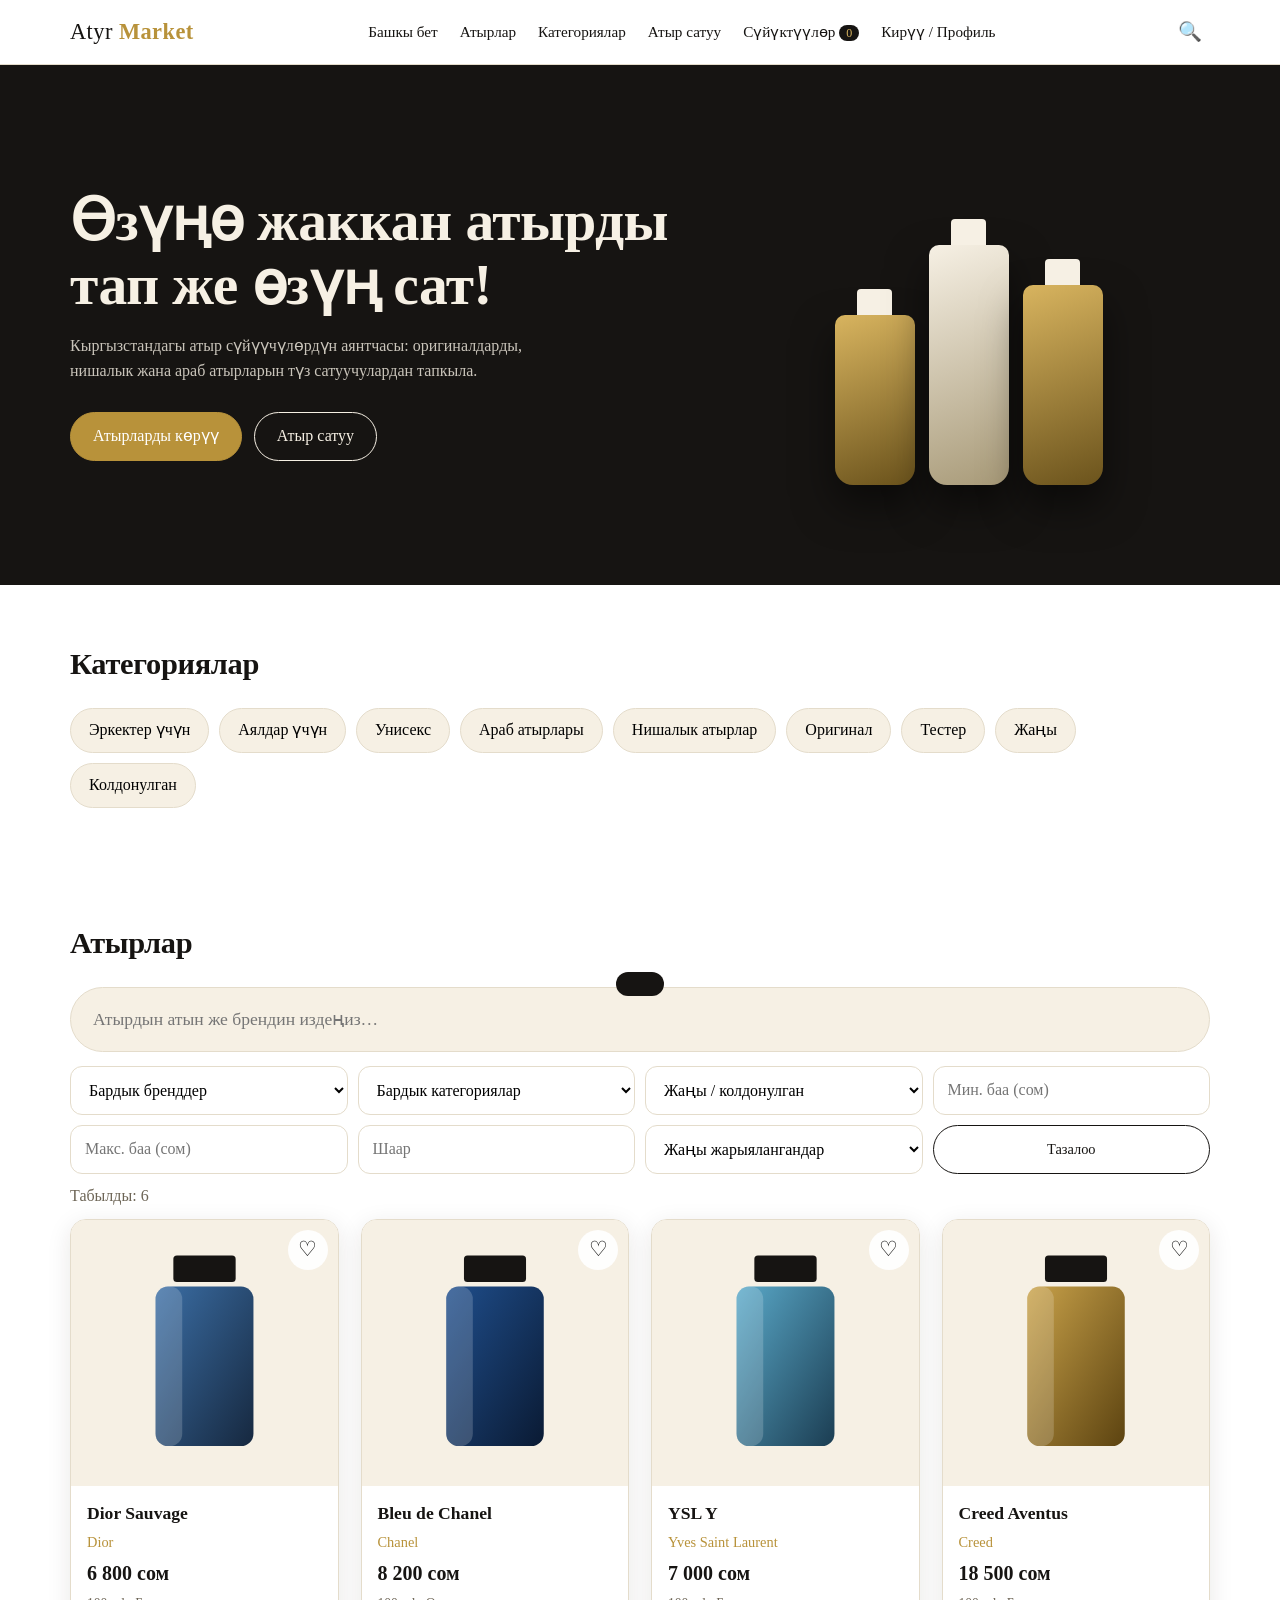
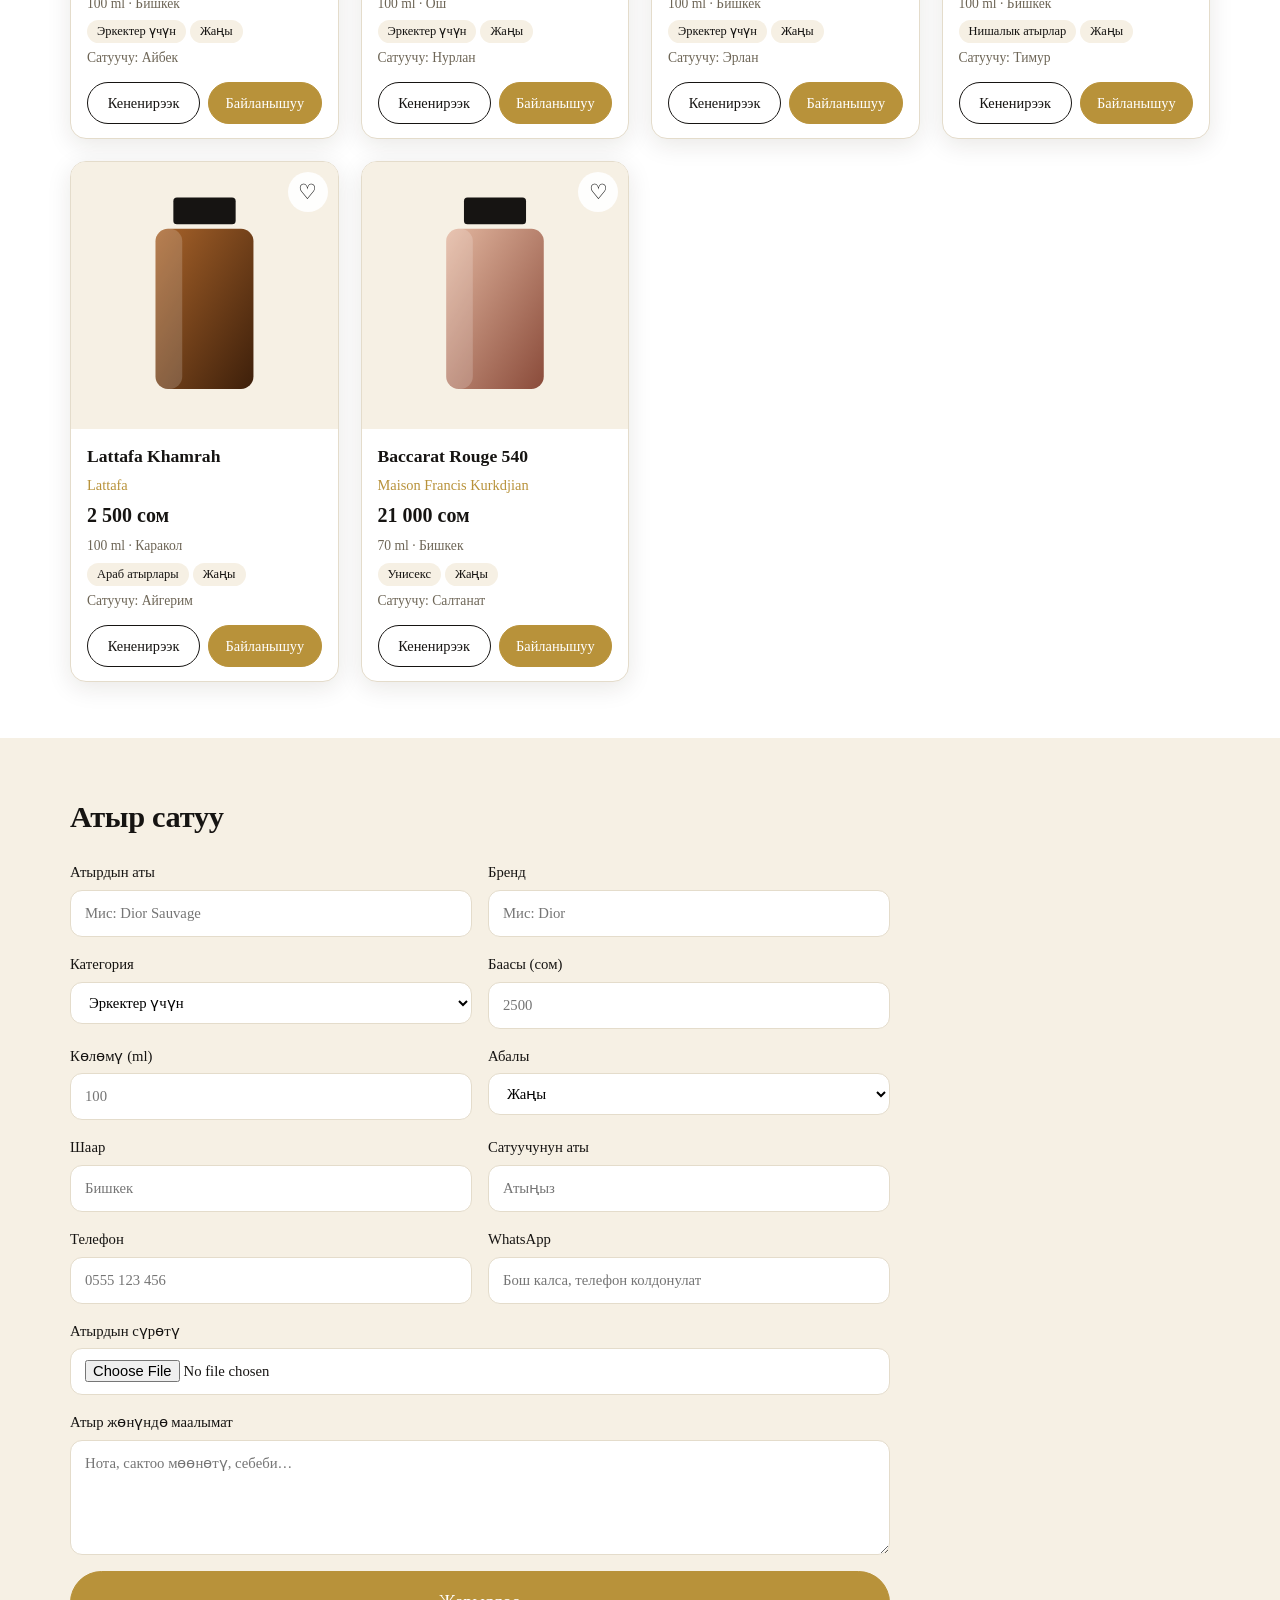
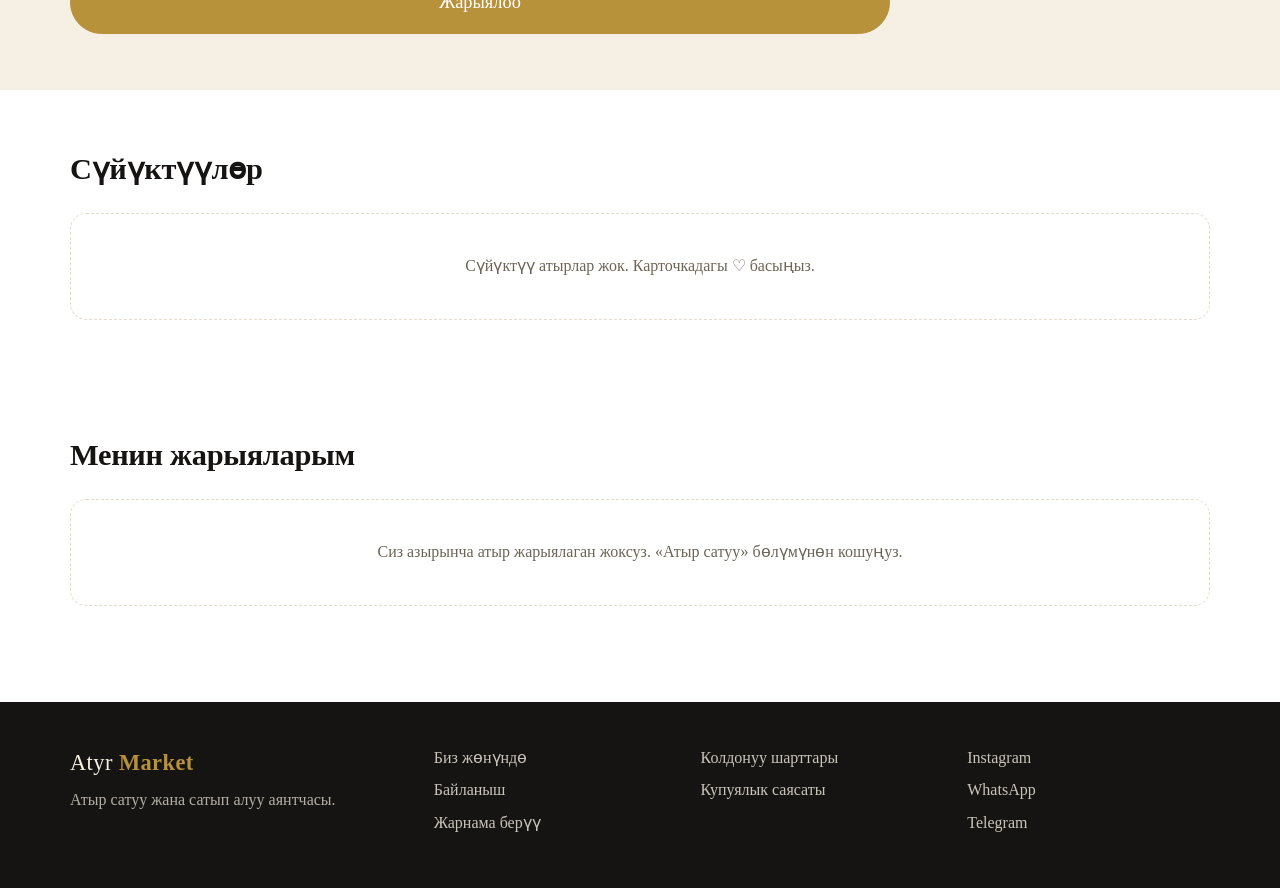
<file: files/index.html>
<!DOCTYPE html>
<html lang="ky">
<head>
<meta charset="utf-8">
<meta name="viewport" content="width=device-width,initial-scale=1">
<title>Atyr Market — атыр маркетплейси</title>
<link rel="stylesheet" href="style.css">
</head>
<body>

<!-- HEADER -->
<header class="hdr">
  <div class="wrap nav">
    <a href="#home" class="logo">Atyr <b>Market</b></a>
    <nav id="menu">
      <a href="#home">Башкы бет</a>
      <a href="#catalog">Атырлар</a>
      <a href="#categories">Категориялар</a>
      <a href="#sell">Атыр сатуу</a>
      <a href="#favorites">Сүйүктүүлөр <span id="favCount" class="badge">0</span></a>
      <a href="#mine">Кирүү / Профиль</a>
    </nav>
    <div class="acts">
      <button id="searchBtn" aria-label="Издөө">🔍</button>
      <button id="burger" aria-label="Меню">☰</button>
    </div>
  </div>
</header>

<!-- HERO -->
<section id="home" class="hero">
  <div class="wrap hero-in">
    <div>
      <h1>Өзүңө жаккан атырды тап же өзүң сат!</h1>
      <p>Кыргызстандагы атыр сүйүүчүлөрдүн аянтчасы: оригиналдарды, нишалык жана араб атырларын түз сатуучулардан тапкыла.</p>
      <div class="btns">
        <a href="#catalog" class="btn gold">Атырларды көрүү</a>
        <a href="#sell" class="btn ghost">Атыр сатуу</a>
      </div>
    </div>
    <div class="bottles" aria-hidden="true"><i></i><i></i><i></i></div>
  </div>
</section>

<!-- КАТЕГОРИЯЛАР -->
<section id="categories" class="wrap sec">
  <h2>Категориялар</h2>
  <div id="chips" class="chips"></div>
</section>

<!-- КАТАЛОГ -->
<section id="catalog" class="wrap sec">
  <h2>Атырлар</h2>
  <input id="q" class="search" type="search" placeholder="Атырдын атын же брендин издеңиз…">
  <div class="filters">
    <select id="fBrand"></select>
    <select id="fCat"></select>
    <select id="fCond"><option value="">Жаңы / колдонулган</option><option>Жаңы</option><option>Колдонулган</option></select>
    <input id="fMin" type="number" min="0" placeholder="Мин. баа (сом)">
    <input id="fMax" type="number" min="0" placeholder="Макс. баа (сом)">
    <input id="fCity" type="text" placeholder="Шаар">
    <select id="sort">
      <option value="new">Жаңы жарыялангандар</option>
      <option value="asc">Арзан → кымбат</option>
      <option value="desc">Кымбат → арзан</option>
      <option value="pop">Популярдуу</option>
    </select>
    <button id="reset" class="btn ghost sm">Тазалоо</button>
  </div>
  <p id="count" class="muted"></p>
  <div id="grid" class="grid"></div>
</section>

<!-- САТУУ ФОРМАСЫ -->
<section id="sell" class="sell">
  <div class="wrap sec">
    <h2 id="formTitle">Атыр сатуу</h2>
    <form id="form" novalidate>
      <input type="hidden" id="pid">
      <label>Атырдын аты<input id="name" placeholder="Мис: Dior Sauvage"></label>
      <label>Бренд<input id="brand" placeholder="Мис: Dior"></label>
      <label>Категория<select id="cat"></select></label>
      <label>Баасы (сом)<input id="price" type="number" min="1" placeholder="2500"></label>
      <label>Көлөмү (ml)<input id="size" type="number" min="1" placeholder="100"></label>
      <label>Абалы<select id="cond"><option>Жаңы</option><option>Колдонулган</option></select></label>
      <label>Шаар<input id="city" placeholder="Бишкек"></label>
      <label>Сатуучунун аты<input id="seller" placeholder="Атыңыз"></label>
      <label>Телефон<input id="phone" type="tel" placeholder="0555 123 456"></label>
      <label>WhatsApp<input id="wa" type="tel" placeholder="Бош калса, телефон колдонулат"></label>
      <label class="full">Атырдын сүрөтү<input id="img" type="file" accept="image/*"></label>
      <img id="preview" class="preview" alt="" hidden>
      <label class="full">Атыр жөнүндө маалымат<textarea id="desc" rows="4" placeholder="Нота, сактоо мөөнөтү, себеби…"></textarea></label>
      <button type="submit" id="submitBtn" class="btn gold big full">Жарыялоо</button>
    </form>
  </div>
</section>

<!-- СҮЙҮКТҮҮЛӨР -->
<section id="favorites" class="wrap sec">
  <h2>Сүйүктүүлөр</h2>
  <div id="favGrid" class="grid"></div>
</section>

<!-- МЕНИН ЖАРЫЯЛАРЫМ -->
<section id="mine" class="wrap sec">
  <h2>Менин жарыяларым</h2>
  <div id="mineGrid" class="grid"></div>
</section>

<!-- FOOTER -->
<footer class="foot">
  <div class="wrap fgrid">
    <div><div class="logo">Atyr <b>Market</b></div><p>Атыр сатуу жана сатып алуу аянтчасы.</p></div>
    <div><a href="#">Биз жөнүндө</a><a href="#">Байланыш</a><a href="#">Жарнама берүү</a></div>
    <div><a href="#">Колдонуу шарттары</a><a href="#">Купуялык саясаты</a></div>
    <div><a href="https://instagram.com" target="_blank" rel="noopener">Instagram</a><a href="https://wa.me/" target="_blank" rel="noopener">WhatsApp</a><a href="https://t.me/" target="_blank" rel="noopener">Telegram</a></div>
  </div>
</footer>

<!-- MODAL (деталдар / өчүрүүнү ырастоо) -->
<div id="modal" class="modal" hidden>
  <div class="box" role="dialog" aria-modal="true"><button class="x" data-close aria-label="Жабуу">✕</button><div id="modalBody"></div></div>
</div>
<div id="toast" class="toast" role="status"></div>

<script src="script.js"></script>
</body>
</html>
</file>
<file: files/style.css>
/* ===== Өзгөрмөлөр: ак, кара, алтын, крем ===== */
:root{--ink:#161412;--gold:#b8923a;--gold2:#d8b45f;--cream:#f6f0e4;--white:#fff;--line:#e4dccb;--r:16px;--sh:0 6px 24px rgba(40,30,10,.10)}
*{box-sizing:border-box;margin:0}
html{scroll-behavior:smooth;scroll-padding-top:70px}
body{font-family:Georgia,"Times New Roman",serif;color:var(--ink);background:var(--white);line-height:1.55}
a{color:inherit;text-decoration:none}
button,input,select,textarea{font:inherit}
.wrap{max-width:1180px;margin:auto;padding:0 20px}
.sec{padding:56px 20px}
h1,h2{font-weight:600;letter-spacing:-.01em}
h2{font-size:1.9rem;margin-bottom:20px}
.muted{color:#6d6556;margin:10px 0}

/* Header */
.hdr{position:sticky;top:0;z-index:20;background:rgba(255,255,255,.94);backdrop-filter:blur(8px);border-bottom:1px solid var(--line)}
.nav{display:flex;align-items:center;justify-content:space-between;height:64px;gap:16px}
.logo{font-size:1.4rem;letter-spacing:.02em}.logo b{color:var(--gold)}
#menu{display:flex;gap:22px;font-size:.95rem}
#menu a:hover{color:var(--gold)}
.badge{background:var(--ink);color:var(--gold2);border-radius:99px;padding:1px 7px;font-size:.75rem}
.acts{display:flex;gap:6px}
.acts button{background:none;border:0;font-size:1.2rem;padding:8px;cursor:pointer}
#burger{display:none}

/* Hero */
.hero{background:var(--ink);color:var(--cream);overflow:hidden}
.hero-in{display:grid;grid-template-columns:1.3fr 1fr;gap:30px;align-items:center;min-height:520px}
.hero h1{font-size:clamp(2.1rem,5vw,3.6rem);line-height:1.1;margin-bottom:18px}
.hero p{max-width:480px;opacity:.8;margin-bottom:28px}
.btns{display:flex;gap:12px;flex-wrap:wrap}
.bottles{display:flex;align-items:flex-end;justify-content:center;gap:14px;height:320px}
.bottles i{display:block;width:80px;border-radius:10px 10px 18px 18px;background:linear-gradient(160deg,var(--gold2),#6b531c);position:relative;box-shadow:0 20px 40px rgba(0,0,0,.5);animation:float 5s ease-in-out infinite}
.bottles i::before{content:"";position:absolute;left:28%;right:28%;top:-26px;height:26px;background:var(--cream);border-radius:4px 4px 0 0}
.bottles i:nth-child(1){height:170px}.bottles i:nth-child(2){height:240px;animation-delay:.8s;background:linear-gradient(160deg,#f6f0e4,#a89a78)}.bottles i:nth-child(3){height:200px;animation-delay:1.6s}
@keyframes float{50%{transform:translateY(-12px)}}

/* Buttons */
.btn{display:inline-block;border:1px solid var(--ink);background:var(--white);color:var(--ink);padding:11px 22px;border-radius:99px;cursor:pointer;transition:.25s}
.btn:hover{transform:translateY(-2px);box-shadow:var(--sh)}
.btn.gold{background:var(--gold);border-color:var(--gold);color:#fff}
.btn.ghost{background:transparent;border-color:currentColor}
.hero .btn.ghost{color:var(--cream)}
.btn.sm{padding:8px 16px;font-size:.9rem}.btn.big{padding:16px;font-size:1.15rem;width:100%}
.btn.danger{border-color:#a33;color:#a33}

/* Chips */
.chips{display:flex;flex-wrap:wrap;gap:10px}
.chip{border:1px solid var(--line);background:var(--cream);padding:9px 18px;border-radius:99px;cursor:pointer;transition:.2s}
.chip:hover,.chip.on{background:var(--ink);color:var(--gold2);border-color:var(--ink)}

/* Search & filters */
.search{width:100%;padding:18px 22px;font-size:1.1rem;border:1px solid var(--line);border-radius:99px;background:var(--cream);outline:0}
.search:focus,.filters :focus,form :focus{border-color:var(--gold);box-shadow:0 0 0 3px rgba(184,146,58,.25)}
.filters{display:grid;grid-template-columns:repeat(4,1fr);gap:10px;margin-top:14px}
.filters input,.filters select,form input,form select,form textarea{width:100%;padding:11px 14px;border:1px solid var(--line);border-radius:12px;background:var(--white);outline:0}

/* Grid & cards */
.grid{display:grid;grid-template-columns:repeat(auto-fill,minmax(240px,1fr));gap:22px}
.card{background:var(--white);border:1px solid var(--line);border-radius:var(--r);box-shadow:var(--sh);overflow:hidden;display:flex;flex-direction:column;transition:transform .3s,box-shadow .3s}
.card:hover{transform:translateY(-6px);box-shadow:0 16px 38px rgba(40,30,10,.18)}
.card .pic{position:relative;aspect-ratio:1;background:var(--cream);overflow:hidden}
.card .pic img{width:100%;height:100%;object-fit:cover;transition:transform .4s}
.card:hover .pic img{transform:scale(1.07)}
.heart{position:absolute;top:10px;right:10px;width:40px;height:40px;border-radius:50%;border:0;background:rgba(255,255,255,.92);font-size:1.3rem;cursor:pointer;transition:.2s}
.heart.on{color:#c0392b}.heart:hover{transform:scale(1.15)}
.card .body{padding:14px 16px;display:flex;flex-direction:column;gap:4px;flex:1}
.card h3{font-size:1.1rem}
.brand{color:var(--gold);font-size:.9rem}
.price{font-size:1.25rem;font-weight:700}
.meta{font-size:.85rem;color:#6d6556}
.tag{display:inline-block;background:var(--cream);border-radius:99px;padding:2px 10px;font-size:.78rem;margin-right:4px}
.row{display:flex;gap:8px;margin-top:auto;padding-top:10px;flex-wrap:wrap}
.row .btn{flex:1;padding:9px 10px;font-size:.9rem;text-align:center}

/* Empty state */
.empty{grid-column:1/-1;text-align:center;padding:40px;color:#6d6556;border:1px dashed var(--line);border-radius:var(--r)}

/* Form */
.sell{background:var(--cream)}
form{display:grid;grid-template-columns:1fr 1fr;gap:16px;max-width:820px}
label{display:flex;flex-direction:column;gap:6px;font-size:.92rem}
.full{grid-column:1/-1}
.preview{max-width:180px;border-radius:12px;box-shadow:var(--sh)}
.bad{border-color:#c0392b!important}

/* Modal */
.modal{position:fixed;inset:0;background:rgba(10,8,5,.6);display:flex;align-items:center;justify-content:center;padding:16px;z-index:50;animation:fade .2s}
.modal[hidden]{display:none}
.box{position:relative;background:var(--white);border-radius:20px;max-width:760px;width:100%;max-height:92vh;overflow:auto;animation:pop .25s}
.x{position:absolute;top:10px;right:10px;z-index:2;width:38px;height:38px;border-radius:50%;border:0;background:var(--cream);cursor:pointer}
.detail{display:grid;grid-template-columns:1fr 1fr}
.detail img{width:100%;height:100%;object-fit:cover;min-height:280px}
.detail .info{padding:26px;display:flex;flex-direction:column;gap:8px}
.confirm{padding:34px;text-align:center}.confirm .row{justify-content:center}
@keyframes fade{from{opacity:0}}@keyframes pop{from{transform:scale(.95);opacity:0}}

/* Toast */
.toast{position:fixed;left:50%;bottom:24px;transform:translate(-50%,120px);background:var(--ink);color:var(--gold2);padding:12px 24px;border-radius:99px;transition:.35s;z-index:60;max-width:90vw}
.toast.show{transform:translate(-50%,0)}

/* Footer */
.foot{background:var(--ink);color:var(--cream);padding:44px 0;margin-top:40px}
.fgrid{display:grid;grid-template-columns:1.4fr 1fr 1fr 1fr;gap:24px}
.fgrid a{display:block;margin-bottom:8px;opacity:.8}.fgrid a:hover{color:var(--gold2)}
.foot p{opacity:.7;margin-top:8px}

/* Responsive */
@media(max-width:900px){.filters{grid-template-columns:repeat(2,1fr)}.hero-in{grid-template-columns:1fr}.bottles{height:200px;transform:scale(.7)}.fgrid{grid-template-columns:1fr 1fr}}
@media(max-width:720px){
  #burger{display:block}
  #menu{position:absolute;top:64px;left:0;right:0;background:var(--white);flex-direction:column;gap:0;border-bottom:1px solid var(--line);display:none}
  #menu.open{display:flex}#menu a{padding:16px 24px;border-top:1px solid var(--line)}
  .grid{grid-template-columns:repeat(2,1fr);gap:12px}
  .card .body{padding:10px}.card h3{font-size:.95rem}.price{font-size:1.05rem}
  form{grid-template-columns:1fr}.detail{grid-template-columns:1fr}.detail img{min-height:220px;max-height:300px}
  .btn{padding:13px 22px}
}
@media(max-width:420px){.filters{grid-template-columns:1fr}}
@media(prefers-reduced-motion:reduce){*{animation:none!important;transition:none!important}}
</file>
